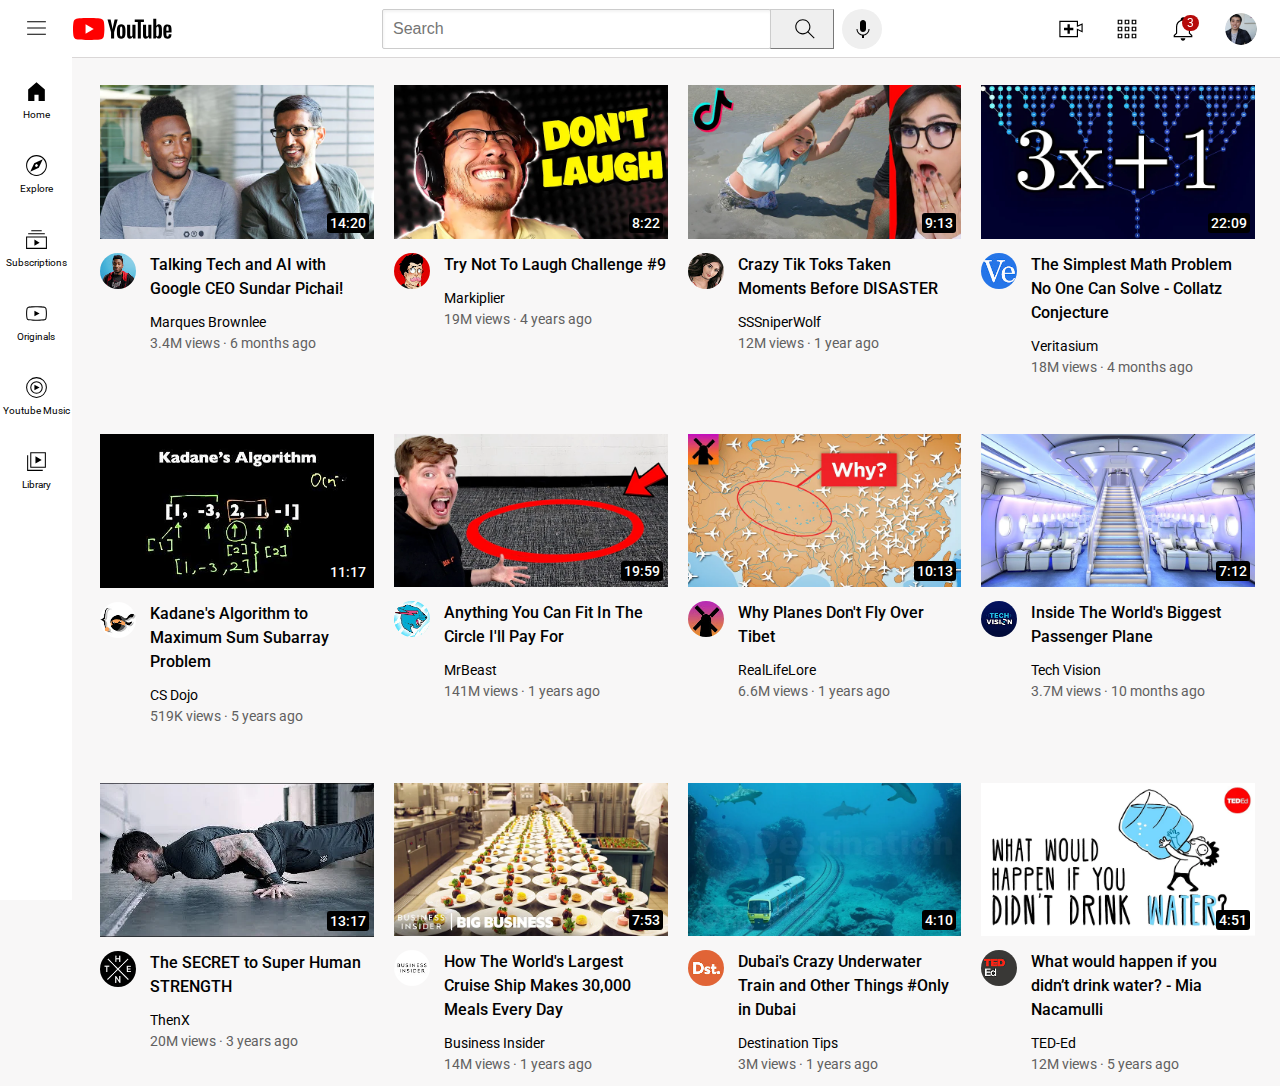
<file: index.html>
<!DOCTYPE html>
<html>
    <head>
        <title>Youtube.com Clone</title>
        <link rel="preconnect" href="https://fonts.googleapis.com">
        <link rel="preconnect" href="https://fonts.gstatic.com" crossorigin>
        <link href="https://fonts.googleapis.com/css2?family=Montserrat:wght@400;700&family=Roboto:wght@400;500;700&display=swap" rel="stylesheet">
        <link rel="stylesheet" href="styles/video.css">
        <link rel="stylesheet" href="styles/header.css">
        <link rel="stylesheet" href="styles/general.css">
        <link rel="stylesheet" href="styles/sidebar.css">
    </head>
    <body>
        <header class="header">
            <div class="left-section">
                <img class="hamburger-menu" src="icons/hamburger-menu.svg" alt="">
                <img class="youtube-logo" src="icons/youtube-logo.svg" alt="">
            </div>
            <div class="middle-section">
                <input class="search-bar" type="text" placeholder="Search" >
                <button class="search-icon-button">
                    <img class="search-icon-picture" src="icons/search.svg" alt="">
                    <div class="tooltip">Search</div>
                </button>

                <!--put position absolute inside position relative-->
                <button class="voice-search-button">
                    <img class="voice-search-icon" src="icons/voice-search-icon.svg" alt="">
                    <div class="tooltip">Search with your voice</div>
                </button>
            </div>
            <div class="right-section">
                <div class="upload-icon-container">
                    <img class="upload-icon" src="icons/upload.svg" alt="">
                    <div class="tooltip">create</div>
                </div>
                <div class="youtube-apps-container">
                    <img class="youtube-apps" src="icons/youtube-apps.svg" alt="">
                    <div class="tooltip">YouTube apps</div>
                </div>
                
                <div class="notifications-count-image">
                    <img class="notifications-icon" src="icons/notifications.svg" alt="">
                    <div class="notifications-count">3</div>
                    <div class="tooltip">Notifications</div>
                </div> 
                <img class="my-channel-picture" src="channel-images/my-channel.jpeg" alt="">
                
            </div>
            
        </header>
        <nav class="sidebar">
            <div class="sidebar-link">
                <img src="sidebar-picture/home.svg" alt="">
                <div>Home</div>
            </div>
            <div class="sidebar-link">
                <img src="sidebar-picture/explore.svg" alt="">
                <div>Explore</div>
            </div>
            <div class="sidebar-link">
                <img src="sidebar-picture/subscriptions.svg" alt="">
                <div>Subscriptions</div>
            </div>
            <div class="sidebar-link">
                <img src="sidebar-picture/originals.svg" alt="">
                <div>Originals</div>
            </div>
            <div class="sidebar-link">
                <img src="sidebar-picture/youtube-music.svg" alt="">
                <div>Youtube Music</div>
            </div>
            <div class="sidebar-link">
                <img src="sidebar-picture/library.svg" alt="">
                <div>Library</div>
            </div>
        </nav>

        <main>
            <section class="video-grid">
                <div class="big-container">
                    <div class="first-container">
                        <a href="https://www.youtube.com/watch?v=n2RNcPRtAiY"><img class="thumbnail-picture" src="thumbnails/thumbnail-1.webp" alt=""></a>
                        
                        <div class="video-time">14:20</div>
                    </div>
                    <div class="second-container">
                        <div class="left-container">
                            <a href="https://www.youtube.com/c/mkbhd"><img class="channel-pict" src="channel-images/channel-1.jpeg" alt=""></a>
                            
                        </div>
                        <div class="right-container">
                            <p class="preview-text">
        
                            <a href="https://www.youtube.com/watch?v=n2RNcPRtAiY">Talking Tech and AI with Google CEO Sundar Pichai!</a> 
                            </p>
                            <p class="auth-text">
                                <a href="https://www.youtube.com/c/mkbhd">Marques Brownlee</a>
                                
                            </p>
                            <p class="sta-text">
                                3.4M views &#183; 6 months ago  
                            </p>
                        </div>
                    </div>
                </div>
                    
                    
            
                <div class="big-container">
                    <div class="first-container">
                        <a href="https://www.youtube.com/watch?v=mP0RAo9SKZk"><img class="thumbnail-picture" src="thumbnails/thumbnail-2.webp" alt=""></a>
                        
                        <div class="video-time">8:22</div>
                    </div>
                    <div class="second-container">
                        <div class="left-container">
                            <a href="https://www.youtube.com/c/markiplier"><img class="channel-pict" src="channel-images/channel-2.jpeg" alt=""></a>
                            
                        </div>
                        <div class="right-container">
                            <p class="preview-text">
                                <a href="https://www.youtube.com/watch?v=mP0RAo9SKZk"> Try Not To Laugh Challenge #9</a>
                            
                            </p>
                            <p class="auth-text">
                                <a href="https://www.youtube.com/c/markiplier"> Markiplier</a>
                            
                            </p>
                            <p class="sta-text">
                                19M views &#183; 4 years ago
                            </p>
                        </div>
                    </div>
                </div>
                <div class="big-container">
                    <div class="first-container">
                        <a href="https://www.youtube.com/watch?v=FgjPQQeTh1w"><img class="thumbnail-picture" src="thumbnails/thumbnail-3.webp" alt=""></a>
                        
                        <div class="video-time">9:13</div>
                    </div>
                    <div class="second-container">
                        <div class="left-container">
                            <a href="https://www.youtube.com/user/SSSniperWolf"> <img class="channel-pict" src="channel-images/channel-3.jpeg" alt=""></a>
                        
                        </div>
                        <div class="right-container">
                            <p class="preview-text">
                                <a href="https://www.youtube.com/watch?v=FgjPQQeTh1w"> Crazy Tik Toks Taken Moments Before DISASTER</a>
                            
                            </p>
                            <p class="auth-text">
                                <a href="https://www.youtube.com/user/SSSniperWolf"> SSSniperWolf</a>
                            
                            </p>
                            <p class="sta-text">
                                12M views &#183; 1 year ago  
                            </p>
                        </div>
                    </div>
                </div>
                    
                    
                
                <div class="big-container">
                    <div class="first-container">
                        <a href="https://www.youtube.com/watch?v=094y1Z2wpJg"><img class="thumbnail-picture" src="thumbnails/thumbnail-4.webp" alt=""></a>
                        
                        <div class="video-time">22:09</div>
                    </div>
                    <div class="second-container">
                        <div class="left-container">
                            <a href="https://www.youtube.com/c/veritasium"><img class="channel-pict" src="channel-images/channel-4.jpeg" alt=""></a>
                            
                        </div>
                        <div class="right-container">
                            <p class="preview-text">
                                <a href="https://www.youtube.com/watch?v=094y1Z2wpJg">The Simplest Math Problem No One Can Solve - Collatz Conjecture</a>
                                
                            </p>
                            <p class="auth-text">
                                <a href="https://www.youtube.com/c/veritasium">Veritasium</a>
                                
                            </p>
                            <p class="sta-text">
                                18M views &#183; 4 months ago
                            </p>
                        </div>
                    </div>
                </div>
                <div class="big-container">
                    <div class="first-container">
                        <a href="https://www.youtube.com/watch?v=86CQq3pKSUw"><img class="thumbnail-picture" src="thumbnails/thumbnail-5.webp" alt=""></a>
                        
                        <div class="video-time">11:17</div>
                    </div>
                    <div class="second-container">
                        <div class="left-container">
                            <a href="https://www.youtube.com/c/CSDojo"><img class="channel-pict" src="channel-images/channel-5.jpeg" alt=""></a>
                            
                        </div>
                        <div class="right-container">
                            <p class="preview-text">
                                <a href="https://www.youtube.com/watch?v=86CQq3pKSUw">Kadane's Algorithm to Maximum Sum Subarray Problem</a>
                                
                            </p>
                            <p class="auth-text">
                                <a href="https://www.youtube.com/c/CSDojo">CS Dojo</a>
                                
                            </p>
                            <p class="sta-text">
                                519K views &#183; 5 years ago  
                            </p>
                        </div>
                    </div>
                </div>
                    
                    
            
                <div class="big-container">
                    <div class="first-container">
                        <a href="https://www.youtube.com/watch?v=yXWw0_UfSFg"><img class="thumbnail-picture" src="thumbnails/thumbnail-6.webp" alt=""></a>
                    
                        <div class="video-time">19:59</div>
                    </div>
                    <div class="second-container">
                        <div class="left-container">
                            <a href="https://www.youtube.com/channel/UCX6OQ3DkcsbYNE6H8uQQuVA"><img class="channel-pict" src="channel-images/channel-6.jpeg" alt=""></a>
                            
                        </div>
                        <div class="right-container">
                            <p class="preview-text">
                                <a href="https://www.youtube.com/watch?v=yXWw0_UfSFg"> Anything You Can Fit In The Circle I&#39;ll Pay For</a>
                            
                            </p>
                            <p class="auth-text">
                                <a href="https://www.youtube.com/channel/UCX6OQ3DkcsbYNE6H8uQQuVA"> MrBeast</a>
                            
                            </p>
                            <p class="sta-text">
                                141M views &#183; 1 years ago
                            </p>
                        </div>
                    </div>
                </div>









                <div class="big-container">
                    <div class="first-container">
                        <a href="https://www.youtube.com/watch?v=fNVa1qMbF9Y"><img class="thumbnail-picture" src="thumbnails/thumbnail-7.webp" alt=""></a>
                    
                        <div class="video-time">10:13</div>
                    </div>
                    <div class="second-container">
                        <div class="left-container">
                            <a href="https://www.youtube.com/channel/UCP5tjEmvPItGyLhmjdwP7Ww"><img class="channel-pict" src="channel-images/channel-7.jpeg" alt=""></a>
                            
                        </div>
                        <div class="right-container">
                            <p class="preview-text">
                                <a href="https://www.youtube.com/watch?v=fNVa1qMbF9Y"> Why Planes Don't Fly Over Tibet</a>
                            
                            </p>
                            <p class="auth-text">
                                <a href="https://www.youtube.com/channel/UCP5tjEmvPItGyLhmjdwP7Ww"> RealLifeLore</a>
                            
                            </p>
                            <p class="sta-text">
                                6.6M views &#183; 1 years ago
                            </p>
                        </div>
                    </div>
                </div>

                <div class="big-container">
                    <div class="first-container">
                        <a href="https://www.youtube.com/watch?v=lFm4EM1juls"><img class="thumbnail-picture" src="thumbnails/thumbnail-8.webp" alt=""></a>
                    
                        <div class="video-time">7:12</div>
                    </div>
                    <div class="second-container">
                        <div class="left-container">
                            <a href="https://www.youtube.com/channel/UCHAK6CyegY22Zj2GWrcaIxg"><img class="channel-pict" src="channel-images/channel-8.jpeg" alt=""></a>
                            
                        </div>
                        <div class="right-container">
                            <p class="preview-text">
                                <a href="https://www.youtube.com/watch?v=lFm4EM1juls"> Inside The World's Biggest Passenger Plane</a>
                            
                            </p>
                            <p class="auth-text">
                                <a href="https://www.youtube.com/channel/UCHAK6CyegY22Zj2GWrcaIxg"> Tech Vision</a>
                            
                            </p>
                            <p class="sta-text">
                                3.7M views &#183; 10 months ago  
                            </p>
                        </div>
                    </div>
                </div>

                <div class="big-container">
                    <div class="first-container">
                        <a href="https://www.youtube.com/watch?v=ixmxOlcrlUc"><img class="thumbnail-picture" src="thumbnails/thumbnail-9.webp" alt=""></a>
                    
                        <div class="video-time">13:17</div>
                    </div>
                    <div class="second-container">
                        <div class="left-container">
                            <a href="https://www.youtube.com/c/OFFICIALTHENXSTUDIOS"><img class="channel-pict" src="channel-images/channel-9.jpeg" alt=""></a>
                            
                        </div>
                        <div class="right-container">
                            <p class="preview-text">
                                <a href="https://www.youtube.com/watch?v=ixmxOlcrlUc">The SECRET to Super Human STRENGTH</a>
                            
                            </p>
                            <p class="auth-text">
                                <a href="https://www.youtube.com/c/OFFICIALTHENXSTUDIOS"> ThenX</a>
                            
                            </p>
                            <p class="sta-text">
                                20M views &#183; 3 years ago
                            </p>
                        </div>
                    </div>
                </div>

                <div class="big-container">
                    <div class="first-container">
                        <a href="https://www.youtube.com/watch?v=R2vXbFp5C9o"><img class="thumbnail-picture" src="thumbnails/thumbnail-10.webp" alt=""></a>
                    
                        <div class="video-time">7:53</div>
                    </div>
                    <div class="second-container">
                        <div class="left-container">
                            <a href="https://www.youtube.com/user/businessinsider"><img class="channel-pict" src="channel-images/channel-10.jpeg" alt=""></a>
                            
                        </div>
                        <div class="right-container">
                            <p class="preview-text">
                                <a href="https://www.youtube.com/watch?v=R2vXbFp5C9o"> How The World's Largest Cruise Ship Makes 30,000 Meals Every Day</a>
                            
                            </p>
                            <p class="auth-text">
                                <a href="https://www.youtube.com/user/businessinsider"> Business Insider</a>
                            
                            </p>
                            <p class="sta-text">
                                14M views &#183; 1 years ago
                            </p>
                        </div>
                    </div>
                </div>

                <div class="big-container">
                    <div class="first-container">
                        <a href="https://www.youtube.com/watch?v=0nZuYyXET3s"><img class="thumbnail-picture" src="thumbnails/thumbnail-11.webp" alt=""></a>
                    
                        <div class="video-time">4:10</div>
                    </div>
                    <div class="second-container">
                        <div class="left-container">
                            <a href="https://www.youtube.com/c/Destinationtips"><img class="channel-pict" src="channel-images/channel-11.jpeg" alt=""></a>
                            
                        </div>
                        <div class="right-container">
                            <p class="preview-text">
                                <a href="https://www.youtube.com/watch?v=0nZuYyXET3s"> 
                                    Dubai's Crazy Underwater Train and Other Things #Only in Dubai</a>
                            
                            </p>
                            <p class="auth-text">
                                <a href="https://www.youtube.com/c/Destinationtips"> Destination Tips</a>
                            
                            </p>
                            <p class="sta-text">
                                3M views &#183; 1 years ago
                            </p>
                        </div>
                    </div>
                </div>

                <div class="big-container">
                    <div class="first-container">
                        <a href="https://www.youtube.com/watch?v=9iMGFqMmUFs"><img class="thumbnail-picture" src="thumbnails/thumbnail-12.webp" alt=""></a>
                    
                        <div class="video-time">4:51</div>
                    </div>
                    <div class="second-container">
                        <div class="left-container">
                            <a href="https://www.youtube.com/teded"><img class="channel-pict" src="channel-images/channel-12.jpeg" alt=""></a>
                            
                        </div>
                        <div class="right-container">
                            <p class="preview-text">
                                <a href="https://www.youtube.com/watch?v=9iMGFqMmUFs"> What would happen if you didn’t drink water? - Mia Nacamulli</a>
                            
                            </p>
                            <p class="auth-text">
                                <a href="https://www.youtube.com/teded"> TED-Ed</a>
                            
                            </p>
                            <p class="sta-text">
                                12M views &#183; 5 years ago
                            </p>
                        </div>
                    </div>
                </div>
            </section>
        </main>
        
        
    </body>
</html>
</file>
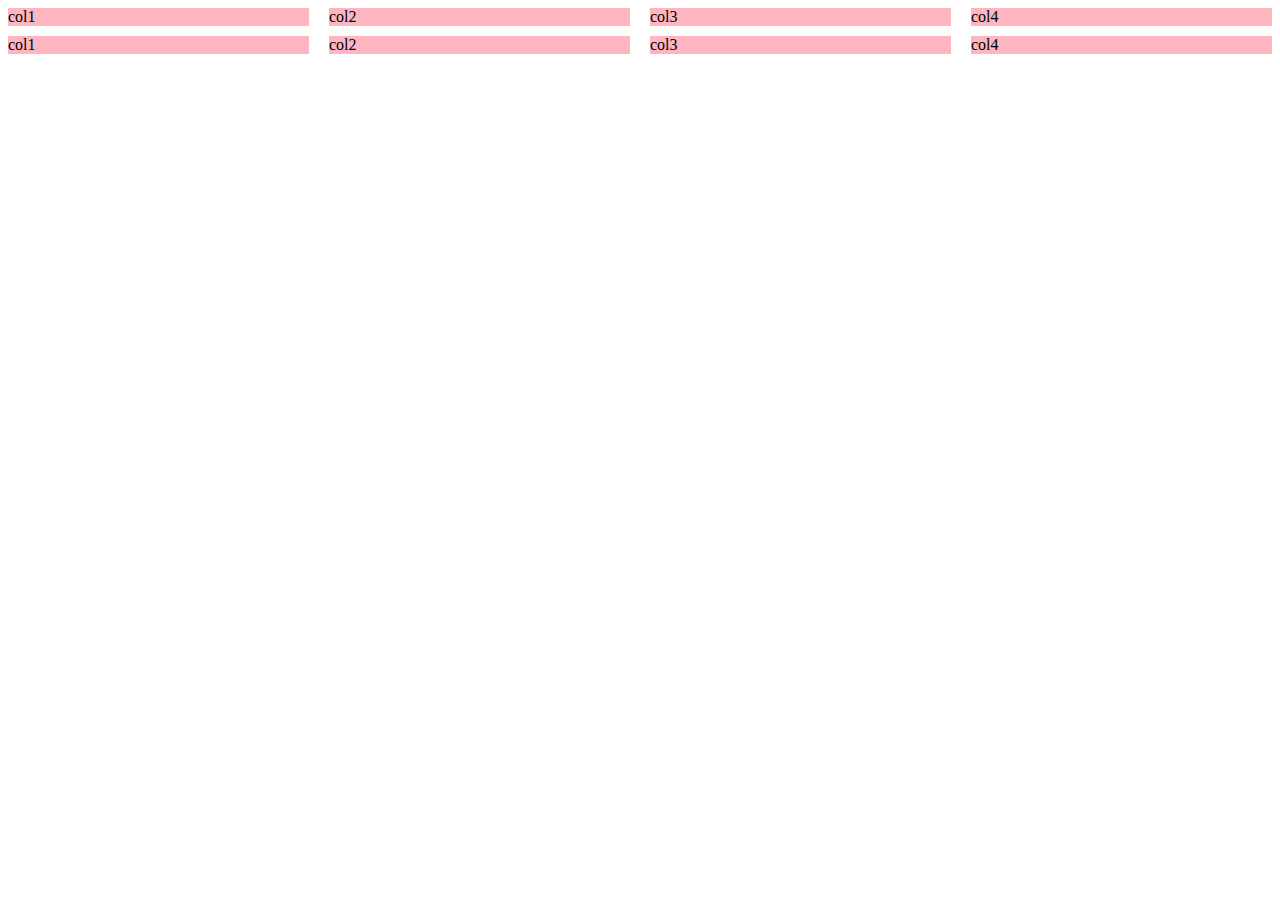
<file: thumbnails/11c.html>
<!DOCTYPE html>
<html>
    <head>
        <style>
            .ahmed{
                background-color: lightpink;

            }
            .grid-columns{
                display: grid;
                grid-template-columns: 1fr 1fr 1fr 1fr;
                column-gap: 20px;
                row-gap: 10px;
            }
        </style>
    </head>
    <body>
        <div class="grid-columns">
            <div class="ahmed">col1</div>
            <div class="ahmed">col2</div>
            <div class="ahmed">col3</div>
            <div class="ahmed">col4</div>
            <div class="ahmed">col1</div>
            <div class="ahmed">col2</div>
            <div class="ahmed">col3</div>
            <div class="ahmed">col4</div>
        </div>
    </body>
</html>
</file>
<file: styles/video.css>
.first-container{
    margin-bottom: 10px;
    position: relative;
}

.thumbnail-picture{
    width: 100%;
}
.second-container{
    display: grid;
    grid-template-columns: 50px 1fr;
}

.channel-pict{
    border-radius: 30px;
    width: 36px;
}

.preview-text{
    font-weight: 500;
    font-size: 14px;
    margin-bottom: 13px;
}

@media (min-width: 1000px) {
    .preview-text{
        font-size: 16px;
        line-height: 24px;
    }
}
 
.auth-text{
    font-size: 13px;
    color: rgb(96, 96, 96);
    margin-bottom: 5px;

}

@media (min-width: 1000px) {
    .auth-text{
        font-size: 14px;
    }
}

.sta-text{
    color: rgb(96, 96, 96);
    font-size: 13px;

}

@media (min-width: 1000px) {
    .sta-text{
        font-size: 14px;
    }
}

.video-grid{
    display: grid;
    grid-template-columns: 1fr 1fr 1fr;
    column-gap: 20px;
    row-gap: 45px;
}


@media  (max-width: 850px)  {
    .video-grid{
        grid-template-columns: 1fr 1fr;
    }
}
@media (min-width: 851px) and (max-width: 1099px)  {
    .video-grid{
        grid-template-columns: 1fr 1fr 1fr;
    }
}

@media  (min-width: 1100px)  {
    .video-grid{
        grid-template-columns: 1fr 1fr 1fr 1fr;
    }
}

.video-time{
    background-color: black;
    color: white;
    position: absolute;
    bottom: 10px;
    right: 5px;
    padding: 2px 3px;
    border-radius: 3px;
    font-weight: 500;
    font-size: 14px;
    
}
</file>
<file: styles/header.css>
.header{
    height: 57px;
    border-bottom-style: solid;
    border-bottom-width: 1px;
    border-bottom-color: rgb(218, 215, 215);
    display: flex;
    flex-direction: row;
    justify-content: space-between;
    align-items: center;
    position: fixed;
    right: 0;
    left: 0;
    top: 0;
    background-color: white;
    z-index: 100;
}
.left-section{
    display: flex;
    align-items: center;
   
}
.hamburger-menu{
    height: 25px;
    margin-left: 24px;
    margin-right: 24px;
    cursor: pointer;
}
.youtube-logo{
    height: 22px;
    cursor: pointer;
}
 .middle-section{
    flex: 1;
    margin-left: 70px;
    margin-right: 35px;
    max-width: 500px;
    display: flex;
    align-items: center;

 }
 .search-bar{
    flex: 1;
    height: 36px;
    border: 1px solid  rgb(204, 204, 204);
    border-radius: 2px;
    box-shadow: inset 1px 2px 3px rgba(0, 0, 0, 0.05);
    font-size: 16px;
    padding-left: 10px;
    width: 0;
 }
 .search-bar::placeholder{
    font-size: 16px;
 }
 .search-icon-button{
   height: 40px;
   width: 64px;
   border-width: 1px;
   border-color: rgb(204, 204, 204);
   margin-left: -1px;
   display: flex;
   align-items: center;
   padding-left: 18px;
   padding-right: 12px;
   
   cursor: pointer;
    
 }
 .search-icon-button, .voice-search-button,
 .upload-icon-container, .youtube-apps-container,
 .notifications-count-image{
   display: flex;
   justify-content: center;
   align-items: center;
   position: relative;
 }
 .search-icon-button .tooltip,
 .voice-search-button .tooltip,
 .upload-icon-container .tooltip,
 .youtube-apps-container .tooltip,
 .notifications-count-image .tooltip{
   position: absolute;
   bottom: -35px;
   background-color: gray;
   color: white;
   padding-top: 5px;
   padding-bottom: 5px;
   padding-right: 10px;
   padding-left: 10px;
   border-radius: 2px;
   opacity: 0;
   transition: opacity 0.15s;
   pointer-events: none;
   white-space: nowrap;
 }
 .search-icon-button:hover .tooltip,
 .voice-search-button:hover .tooltip,
 .upload-icon-container:hover .tooltip,
 .youtube-apps-container:hover .tooltip,
 .notifications-count-image:hover .tooltip{
   opacity: 1;
 }
 .search-icon-picture{
    height: 26px;
 }
 .voice-search-icon{
    height: 24px;
 }
.voice-search-button{
    height: 40px;
    width: 40px;
    border-radius: 20px;
    border: none;
    margin-left: 8px;
    padding-left: 8px;
    display: flex;
    align-items: center;
    cursor: pointer;
}
 .right-section{
    display: flex;
    align-items: center;
    justify-content: space-between;
    width: 200px;
    margin-right: 23px;
    flex-shrink: 0;
 }
 .upload-icon{
    height: 28px;
    cursor: pointer;
 }
 .youtube-apps{
    height: 28px;
    cursor: pointer;
 }
 .notifications-icon{
    height: 28px;
    cursor: pointer;
 }
 .my-channel-picture{
    height: 32px;
    border-radius: 16px;
    cursor: pointer;
 }
 
 .notifications-count{
   position: absolute;
   top: 0px;
   right: -2px;
   background-color: rgb(182, 11, 11);
   color: white;
   padding-top: 1px;
   padding-bottom: 1px;
   padding-right: 5px;
   padding-left: 5px;
   border-radius: 10px;
   font-size: 12px;
   cursor: pointer;
 }
</file>
<file: styles/general.css>
@import url('https://fonts.googleapis.com/css2?family=Montserrat:wght@400;700&family=Roboto:wght@400;500;700&display=swap');
p{
    margin-top: 0px;
}
body{
    font-family: roboto,arial;
    margin: 0;
    padding-top: 85px;
    padding-left: 100px;
    padding-right: 25px;
    background-color: rgb(248, 247, 247);
}
a{
    text-decoration: none;
    color: black;
}
/*this style below will be inherited*/
</file>
<file: styles/sidebar.css>
.sidebar{
    background-color: white;
    position: fixed;
    left: 0;
    top: 57px;
    bottom: 0;
    width: 72px;
    z-index: 200;
    padding-top: 5px;
}



.sidebar-link{
    height: 74px;
    display: flex;
    justify-content: center;
    align-items: center;
    flex-direction: column;
    cursor: pointer;
}
.sidebar-link:hover{
    background-color: lightgray;
}



.sidebar-link img{
    height: 25px;
    margin-bottom: 5px;
}
.sidebar-link div{
    font-size: 10px;
}
</file>
